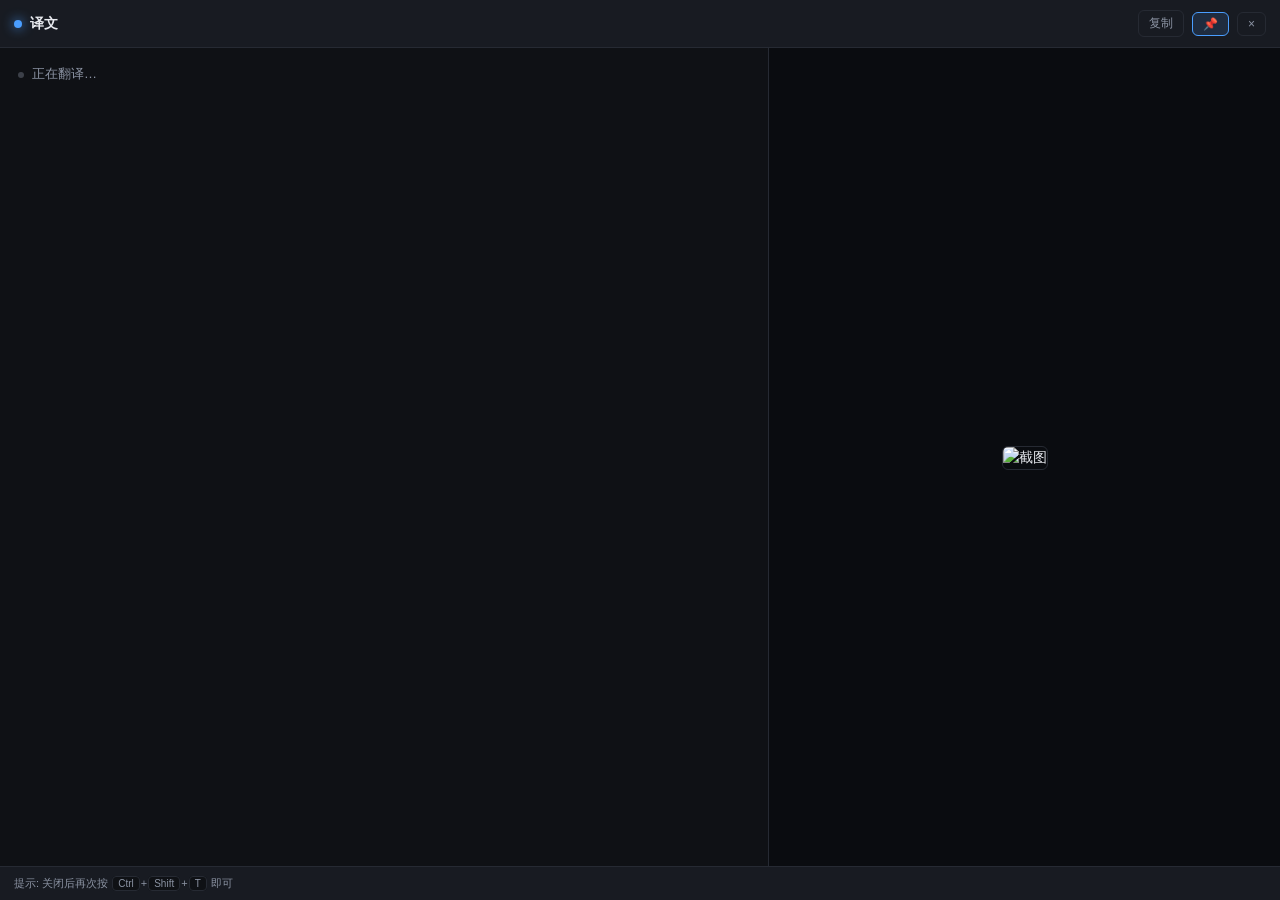
<file: ui/index.html>
<!doctype html>
<html lang="zh-CN">
  <head>
    <meta charset="UTF-8" />
    <meta name="viewport" content="width=device-width, initial-scale=1.0" />
    <title>rs-sc</title>
    <meta http-equiv="refresh" content="0; url=./result.html" />
  </head>
  <body>
    <p>Redirecting to <a href="./result.html">result.html</a>…</p>
  </body>
</html>
</file>
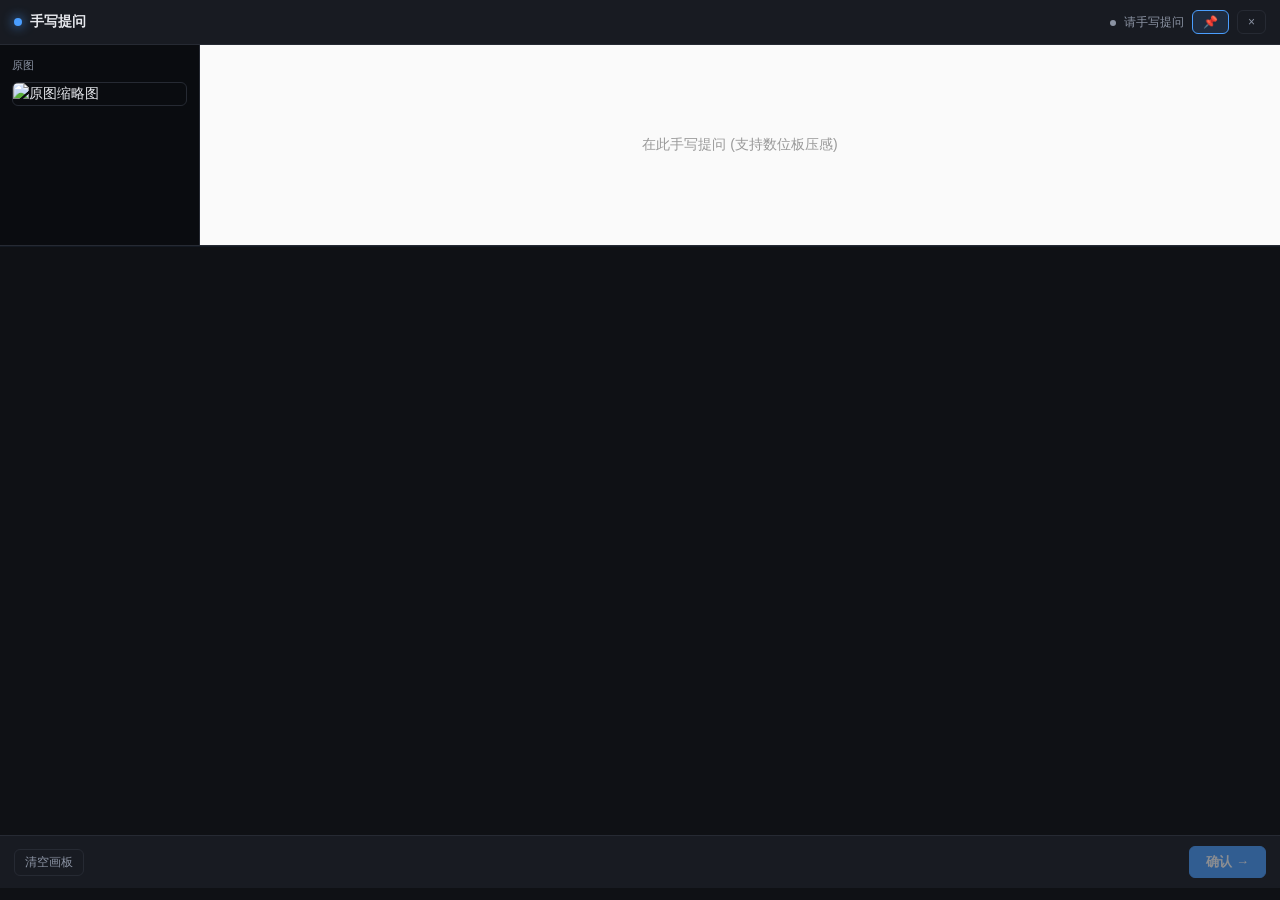
<file: ui/ink.html>
<!doctype html>
<html lang="zh-CN">
  <head>
    <meta charset="UTF-8" />
    <meta name="viewport" content="width=device-width, initial-scale=1.0" />
    <title>rs-sc · 手写提问</title>
    <link rel="stylesheet" href="./styles.css" />
  </head>
  <body>
    <header class="ink-header">
      <span class="dot"></span>
      <span class="title">手写提问</span>
      <span id="thought-badge" class="thought-badge" hidden>思考过</span>
      <span id="status" class="status info">请手写提问</span>
      <button id="pin-btn" class="ghost pinned" title="取消置顶">📌</button>
      <button id="close-btn" class="ghost" title="关闭">×</button>
    </header>

    <main class="ink-body">
      <!-- 提问区:原图 + 画板(始终展开,用户持续写) -->
      <section class="ask-pane">
        <div class="thumb-pane">
          <div class="thumb-label">原图</div>
          <img id="thumb" alt="原图缩略图" />
        </div>
        <div class="canvas-pane">
          <canvas id="ink" width="900" height="380"></canvas>
          <div id="empty-hint" class="empty-hint">在此手写提问 (支持数位板压感)</div>
        </div>
      </section>

      <!-- 回答区:默认折叠,AI 答完展开,后续可继续追问 -->
      <section id="answer-pane" class="answer-pane" aria-live="polite">
        <div class="answer-inner">
          <div class="answer-meta">
            <span id="recognized" class="recognized" hidden></span>
            <button id="copy-btn" class="ghost small" title="复制回答" hidden>复制</button>
          </div>
          <pre id="result" class="result" hidden></pre>
          <p id="answer-status" class="answer-status"></p>
        </div>
      </section>
    </main>

    <footer class="ink-footer">
      <button id="clear-btn" class="ghost">清空画板</button>
      <span class="spacer"></span>
      <button id="confirm-btn" class="primary" disabled>确认 →</button>
    </footer>

    <script src="./ink.js"></script>
  </body>
</html>
</file>
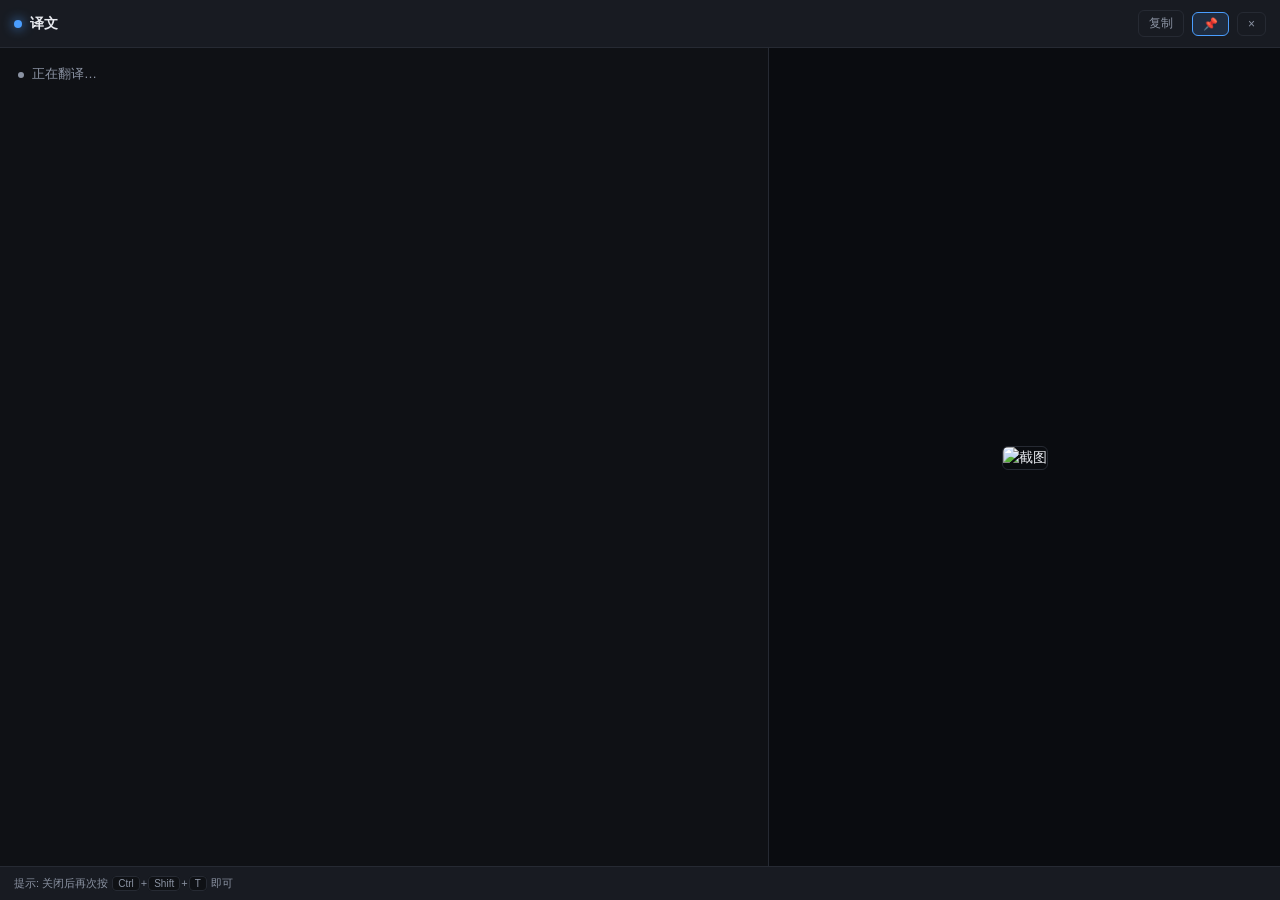
<file: ui/result.html>
<!doctype html>
<html lang="zh-CN">
  <head>
    <meta charset="UTF-8" />
    <meta name="viewport" content="width=device-width, initial-scale=1.0" />
    <title>rs-sc · 翻译结果</title>
    <link rel="stylesheet" href="./styles.css" />
  </head>
  <body>
    <header class="result-header">
      <span class="dot"></span>
      <span class="title">译文</span>
      <span id="thought-badge" class="thought-badge" hidden>思考过</span>
      <button id="copy-btn" class="ghost" title="复制">复制</button>
      <button id="pin-btn" class="ghost pinned" title="取消置顶">📌</button>
      <button id="close-btn" class="ghost" title="关闭">×</button>
    </header>

    <main class="result-body">
      <section id="text-pane" class="text-pane">
        <p id="status" class="status">等待结果…</p>
        <pre id="result" class="result" hidden></pre>
      </section>
      <aside id="image-pane" class="image-pane" hidden>
        <img id="thumb" alt="截图" />
      </aside>
    </main>

    <footer class="result-footer">
      <span id="hint">提示: 关闭后再次按 <kbd>Ctrl</kbd>+<kbd>Shift</kbd>+<kbd>T</kbd> 即可</span>
    </footer>

    <script src="./result.js"></script>
  </body>
</html>
</file>
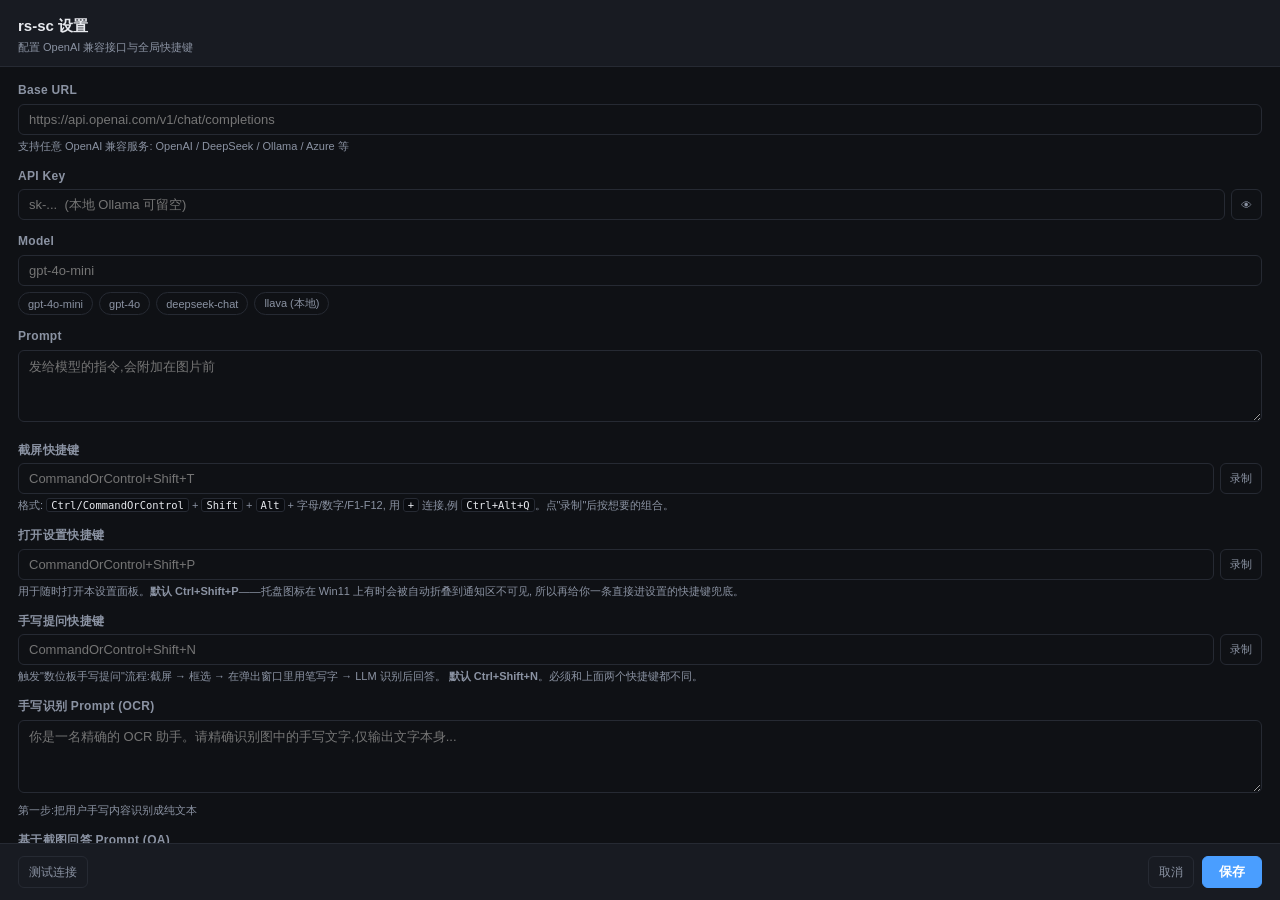
<file: ui/settings.html>
<!doctype html>
<html lang="zh-CN">
  <head>
    <meta charset="UTF-8" />
    <meta name="viewport" content="width=device-width, initial-scale=1.0" />
    <title>rs-sc · 设置</title>
    <link rel="stylesheet" href="./styles.css" />
  </head>
  <body class="settings-body">
    <header class="settings-header">
      <span class="title">rs-sc 设置</span>
      <span class="subtitle">配置 OpenAI 兼容接口与全局快捷键</span>
    </header>

    <main class="settings-body-main">
      <div class="status-bar" id="status-bar" hidden></div>

      <form id="settings-form" autocomplete="off" spellcheck="false">
        <div class="field">
          <label for="baseUrl">Base URL</label>
          <input
            type="url"
            id="baseUrl"
            name="baseUrl"
            placeholder="https://api.openai.com/v1/chat/completions"
            required
          />
          <p class="hint">支持任意 OpenAI 兼容服务: OpenAI / DeepSeek / Ollama / Azure 等</p>
        </div>

        <div class="field">
          <label for="apiKey">API Key</label>
          <div class="input-row">
            <input
              type="password"
              id="apiKey"
              name="apiKey"
              placeholder="sk-...  (本地 Ollama 可留空)"
              autocomplete="new-password"
            />
            <button type="button" id="toggle-key" class="ghost small" title="显示/隐藏">👁</button>
          </div>
        </div>

        <div class="field">
          <label for="model">Model</label>
          <input
            type="text"
            id="model"
            name="model"
            placeholder="gpt-4o-mini"
            required
          />
          <div class="chips" id="model-chips">
            <button type="button" class="chip" data-model="gpt-4o-mini">gpt-4o-mini</button>
            <button type="button" class="chip" data-model="gpt-4o">gpt-4o</button>
            <button type="button" class="chip" data-model="deepseek-chat">deepseek-chat</button>
            <button type="button" class="chip" data-model="llava">llava (本地)</button>
          </div>
        </div>

        <div class="field">
          <label for="prompt">Prompt</label>
          <textarea
            id="prompt"
            name="prompt"
            rows="3"
            placeholder="发给模型的指令,会附加在图片前"
          ></textarea>
        </div>

        <div class="field">
          <label for="hotkey">截屏快捷键</label>
          <div class="input-row">
            <input
              type="text"
              id="hotkey"
              name="hotkey"
              placeholder="CommandOrControl+Shift+T"
              required
            />
            <button type="button" id="record-hotkey" class="ghost small" title="录制组合键">录制</button>
          </div>
          <p class="hint">
            格式: <code>Ctrl/CommandOrControl</code> + <code>Shift</code> + <code>Alt</code> + 字母/数字/F1-F12,
            用 <code>+</code> 连接,例 <code>Ctrl+Alt+Q</code>。点"录制"后按想要的组合。
          </p>
        </div>

        <div class="field">
          <label for="settingsHotkey">打开设置快捷键</label>
          <div class="input-row">
            <input
              type="text"
              id="settingsHotkey"
              name="settingsHotkey"
              placeholder="CommandOrControl+Shift+P"
              required
            />
            <button type="button" id="record-settings-hotkey" class="ghost small" title="录制组合键">录制</button>
          </div>
          <p class="hint">
            用于随时打开本设置面板。<b>默认 Ctrl+Shift+P</b>——托盘图标在 Win11 上有时会被自动折叠到通知区不可见,
            所以再给你一条直接进设置的快捷键兜底。
          </p>
        </div>

        <div class="field">
          <label for="inkHotkey">手写提问快捷键</label>
          <div class="input-row">
            <input
              type="text"
              id="inkHotkey"
              name="inkHotkey"
              placeholder="CommandOrControl+Shift+N"
              required
            />
            <button type="button" id="record-ink-hotkey" class="ghost small" title="录制组合键">录制</button>
          </div>
          <p class="hint">
            触发"数位板手写提问"流程:截屏 → 框选 → 在弹出窗口里用笔写字 → LLM 识别后回答。
            <b>默认 Ctrl+Shift+N</b>。必须和上面两个快捷键都不同。
          </p>
        </div>

        <div class="field">
          <label for="ocrPrompt">手写识别 Prompt (OCR)</label>
          <textarea
            id="ocrPrompt"
            name="ocrPrompt"
            rows="3"
            placeholder="你是一名精确的 OCR 助手。请精确识别图中的手写文字,仅输出文字本身..."
          ></textarea>
          <p class="hint">第一步:把用户手写内容识别成纯文本</p>
        </div>

        <div class="field">
          <label for="qaPrompt">基于截图回答 Prompt (QA)</label>
          <textarea
            id="qaPrompt"
            name="qaPrompt"
            rows="3"
            placeholder="用户在原图上手写了一句话提问..."
          ></textarea>
          <p class="hint">第二步:把识别出的文字 + 原始截图一起发给模型,让它回答</p>
        </div>
      </form>
    </main>

    <footer class="settings-footer">
      <button id="test-btn" class="ghost">测试连接</button>
      <span class="spacer"></span>
      <button id="cancel-btn" class="ghost">取消</button>
      <button id="save-btn" class="primary">保存</button>
    </footer>

    <script src="./settings.js"></script>
  </body>
</html>
</file>
<file: ui/styles.css>
/* rs-sc result window — small floating card, no clutter */

:root {
  --bg: #0f1115;
  --card: #181b22;
  --line: #262a33;
  --text: #e7e9ee;
  --sub: #8b93a3;
  --accent: #4a9eff;
  --accent-soft: #4a9eff22;
}

* { box-sizing: border-box; margin: 0; padding: 0; }
html, body {
  width: 100%;
  height: 100%;
  background: var(--bg);
  color: var(--text);
  font-family: -apple-system, BlinkMacSystemFont, "Segoe UI", "PingFang SC",
               "Microsoft YaHei", "Noto Sans CJK SC", sans-serif;
  font-size: 14px;
  line-height: 1.55;
  overflow: hidden;
  user-select: text;
}

.result-header {
  display: flex;
  align-items: center;
  gap: 8px;
  padding: 10px 14px;
  background: var(--card);
  border-bottom: 1px solid var(--line);
}

.result-header .dot {
  width: 8px;
  height: 8px;
  border-radius: 50%;
  background: var(--accent);
  box-shadow: 0 0 12px var(--accent);
}

.result-header .title {
  flex: 1;
  font-weight: 600;
  letter-spacing: 0.4px;
}

.ghost {
  background: transparent;
  border: 1px solid var(--line);
  color: var(--sub);
  padding: 4px 10px;
  border-radius: 6px;
  cursor: pointer;
  font-size: 12px;
  transition: color .15s, border-color .15s, background .15s;
}
.ghost:hover { color: var(--text); border-color: var(--accent); background: var(--accent-soft); }

/* Pin button — accent-colored when the window is always-on-top */
.ghost.pinned {
  color: var(--accent);
  border-color: var(--accent);
  background: var(--accent-soft);
}
.ghost.pinned:hover { color: var(--accent); filter: brightness(1.1); }

/* "Reasoned" badge — shown briefly when a model emitted a `` block
   that the backend stripped. We never show the trace, just a soft
   flash to confirm "the model thought about it before answering". */
.thought-badge {
  font-size: 11px;
  padding: 3px 8px;
  border-radius: 999px;
  background: var(--accent-soft);
  color: var(--accent);
  border: 1px solid var(--accent);
  letter-spacing: 0.3px;
}
.thought-badge.flash {
  animation: thought-flash 1.2s ease-out;
}
@keyframes thought-flash {
  0%   { transform: scale(0.6); opacity: 0; }
  20%  { transform: scale(1.15); opacity: 1; }
  100% { transform: scale(1.0); opacity: 1; }
}

.result-body {
  display: flex;
  height: calc(100% - 80px);
}

.text-pane {
  flex: 1;
  padding: 16px 18px;
  overflow: auto;
  scrollbar-width: thin;
}

.image-pane {
  width: 40%;
  min-width: 160px;
  border-left: 1px solid var(--line);
  background: #0a0c10;
  display: flex;
  align-items: center;
  justify-content: center;
  padding: 10px;
  overflow: hidden;
}
.image-pane img {
  max-width: 100%;
  max-height: 100%;
  border-radius: 6px;
  border: 1px solid var(--line);
  object-fit: contain;
}

.status {
  color: var(--sub);
  font-size: 13px;
}
.status::before {
  content: "";
  display: inline-block;
  width: 6px;
  height: 6px;
  border-radius: 50%;
  background: var(--sub);
  margin-right: 8px;
  vertical-align: middle;
  animation: pulse 1.2s ease-in-out infinite;
}
@keyframes pulse {
  0%, 100% { opacity: 0.35; }
  50%      { opacity: 1.0;  }
}
.status-error {
  color: #f0a0a0;
  background: #2a1212;
  margin: -16px -18px 16px;
  padding: 14px 18px;
  border-bottom: 1px solid #6e1f1f;
}
.status-error::before { background: #f0a0a0; animation: none; }

.result {
  font-size: 15px;
  white-space: pre-wrap;
  word-break: break-word;
  color: var(--text);
}

.result-footer {
  position: absolute;
  bottom: 0;
  left: 0;
  right: 0;
  padding: 8px 14px;
  background: var(--card);
  border-top: 1px solid var(--line);
  color: var(--sub);
  font-size: 11px;
}
.result-footer kbd {
  background: var(--bg);
  border: 1px solid var(--line);
  border-radius: 4px;
  padding: 1px 5px;
  margin: 0 1px;
  font-family: inherit;
  font-size: 10px;
}

button:focus-visible { outline: 2px solid var(--accent); outline-offset: 1px; }

/* ── Settings window ────────────────────────────────────────────────────────── */

.settings-body {
  display: flex;
  flex-direction: column;
  height: 100%;
}

.settings-header {
  display: flex;
  flex-direction: column;
  gap: 2px;
  padding: 14px 18px 10px;
  border-bottom: 1px solid var(--line);
  background: var(--card);
}
.settings-header .title { font-weight: 700; font-size: 15px; }
.settings-header .subtitle { color: var(--sub); font-size: 11px; }

.settings-body-main {
  flex: 1;
  padding: 14px 18px 4px;
  overflow: auto;
  scrollbar-width: thin;
}

.settings-body-main .field { margin-bottom: 12px; }
.settings-body-main label {
  display: block;
  font-size: 12px;
  font-weight: 600;
  color: var(--sub);
  margin-bottom: 4px;
  letter-spacing: 0.3px;
}

.settings-body-main input[type="text"],
.settings-body-main input[type="url"],
.settings-body-main input[type="password"],
.settings-body-main textarea {
  width: 100%;
  background: var(--bg);
  border: 1px solid var(--line);
  border-radius: 6px;
  padding: 7px 10px;
  color: var(--text);
  font-family: inherit;
  font-size: 13px;
  transition: border-color .15s, background .15s;
}
.settings-body-main input:focus,
.settings-body-main textarea:focus {
  outline: none;
  border-color: var(--accent);
  background: #13161c;
}
.settings-body-main textarea { resize: vertical; min-height: 56px; line-height: 1.45; }

.settings-body-main .hint {
  font-size: 11px;
  color: var(--sub);
  margin-top: 4px;
  line-height: 1.45;
}
.settings-body-main .hint code {
  background: #0a0c10;
  border: 1px solid var(--line);
  padding: 0 4px;
  border-radius: 3px;
  font-size: 10.5px;
  color: var(--text);
}

.input-row {
  display: flex;
  gap: 6px;
  align-items: stretch;
}
.input-row input { flex: 1; }

.chips {
  display: flex;
  flex-wrap: wrap;
  gap: 6px;
  margin-top: 6px;
}
.chip {
  background: transparent;
  border: 1px solid var(--line);
  color: var(--sub);
  padding: 3px 9px;
  border-radius: 999px;
  cursor: pointer;
  font-size: 11px;
  transition: color .15s, border-color .15s, background .15s;
}
.chip:hover { color: var(--text); border-color: var(--accent); background: var(--accent-soft); }

.ghost.small { font-size: 11px; padding: 3px 9px; }

button.recording {
  background: var(--accent-soft);
  color: var(--accent);
  border-color: var(--accent);
}

.settings-footer {
  display: flex;
  gap: 8px;
  padding: 12px 18px;
  border-top: 1px solid var(--line);
  background: var(--card);
}
.settings-footer .spacer { flex: 1; }

button.primary {
  background: var(--accent);
  border: 1px solid var(--accent);
  color: #fff;
  padding: 6px 16px;
  border-radius: 6px;
  cursor: pointer;
  font-size: 13px;
  font-weight: 600;
  transition: filter .15s;
}
button.primary:hover:not(:disabled) { filter: brightness(1.1); }
button.primary:disabled { opacity: 0.5; cursor: not-allowed; }

/* ── Status bar (used by settings + result if needed) ──────────────────────── */

.status-bar {
  margin: 0 0 10px;
  padding: 7px 10px;
  border-radius: 6px;
  font-size: 12px;
  border: 1px solid var(--line);
  background: #13161c;
  color: var(--text);
}
.status-bar.ok    { border-color: #1f6e3b; color: #6fd295; background: #11251a; }
.status-bar.error { border-color: #6e1f1f; color: #f0a0a0; background: #2a1212; }
.status-bar.info  { color: var(--sub); }

/* ── Ink (handwriting) window ────────────────────────────────────────────── */

.ink-header {
  display: flex;
  align-items: center;
  gap: 8px;
  padding: 10px 14px;
  background: var(--card);
  border-bottom: 1px solid var(--line);
}
.ink-header .dot {
  width: 8px;
  height: 8px;
  border-radius: 50%;
  background: var(--accent);
  box-shadow: 0 0 12px var(--accent);
}
.ink-header .title { font-weight: 600; }
.ink-header .status {
  flex: 1;
  text-align: right;
  font-size: 12px;
  color: var(--sub);
  white-space: nowrap;
  overflow: hidden;
  text-overflow: ellipsis;
}
.ink-header .status.ok    { color: #6fd295; }
.ink-header .status.error { color: #f0a0a0; }
.ink-header .status.info  { color: var(--sub); }

.ink-body {
  display: flex;
  flex-direction: column;
  height: calc(100% - 110px);
  gap: 0;
  overflow: hidden;
}

/* ── Ask pane: thumbnail + canvas, always visible ──────────────────── */

.ask-pane {
  flex: 0 0 auto;       /* shrink-to-fit, never grow */
  display: flex;
  min-height: 0;
  border-bottom: 1px solid var(--line);
}

.thumb-pane {
  width: 200px;
  flex-shrink: 0;
  background: #0a0c10;
  border-right: 1px solid var(--line);
  padding: 12px;
  display: flex;
  flex-direction: column;
  gap: 8px;
  overflow: hidden;
}
.thumb-label {
  font-size: 11px;
  color: var(--sub);
  letter-spacing: 0.4px;
  text-transform: uppercase;
}
.thumb-pane img {
  max-width: 100%;
  max-height: 100%;
  border-radius: 6px;
  border: 1px solid var(--line);
  object-fit: contain;
}

.canvas-pane {
  flex: 1;
  position: relative;
  background: #fafafa;
  overflow: hidden;
  min-height: 200px;
}
.canvas-pane canvas {
  display: block;
  position: absolute;
  inset: 1px;
  touch-action: none; /* prevent scroll/zoom on pen drag */
  cursor: crosshair;
}
.empty-hint {
  position: absolute;
  inset: 0;
  display: flex;
  align-items: center;
  justify-content: center;
  color: #999;
  font-size: 14px;
  pointer-events: none;
  user-select: none;
}

/* ── Answer pane: collapsed by default, slides open on AI reply ─────── */
/*
 * The answer area lives below the ask pane in the same window. When the
 * AI responds, JS toggles `.open` and CSS animates the height in. This
 * keeps the write surface stable (no reflow while the user is still
 * drawing) while making the answer pop in front of the user without
 * needing a separate popup window.
 */

.answer-pane {
  flex: 0 0 0;
  max-height: 0;
  overflow: hidden;
  background: #131922;
  border-top: 1px solid transparent;
  transition:
    flex 280ms cubic-bezier(.2,.8,.2,1),
    max-height 280ms cubic-bezier(.2,.8,.2,1),
    border-color 280ms ease;
  display: flex;
}
.answer-pane.open {
  flex: 0 0 auto;
  max-height: 60vh;     /* hard cap so a huge answer doesn't eat the ask pane */
  border-top-color: var(--line);
}

.answer-inner {
  padding: 14px 18px 16px;
  width: 100%;
  display: flex;
  flex-direction: column;
  gap: 8px;
  overflow-y: auto;
}

.answer-meta {
  display: flex;
  align-items: center;
  gap: 12px;
  font-size: 11px;
  color: var(--sub);
  letter-spacing: 0.3px;
}
.answer-meta .recognized {
  flex: 1;
  overflow: hidden;
  text-overflow: ellipsis;
  white-space: nowrap;
  color: var(--accent);
}
.answer-meta #copy-btn { white-space: nowrap; }

.answer-pane .result {
  margin: 0;
  font-family: -apple-system, "PingFang SC", "Microsoft YaHei", "Segoe UI", sans-serif;
  font-size: 14px;
  line-height: 1.6;
  white-space: pre-wrap;
  word-break: break-word;
  color: var(--text);
}

.answer-status {
  font-size: 12px;
  margin: 0;
  padding: 6px 10px;
  border-radius: 6px;
}
.answer-status.info {
  background: #13161c;
  color: var(--sub);
}
.answer-status.ok {
  background: #11251a;
  color: #6fd295;
}
.answer-status.error {
  background: #2a1212;
  color: #f0a0a0;
}

.ink-footer {
  display: flex;
  align-items: center;
  gap: 8px;
  padding: 10px 14px;
  background: var(--card);
  border-top: 1px solid var(--line);
}
.ink-footer .spacer { flex: 1; }
button.primary { /* defined in settings section */ }

/* The .thought-badge rule is defined earlier (near the top, shared between
   the result and ink windows). No duplicate needed here. */
</file>
